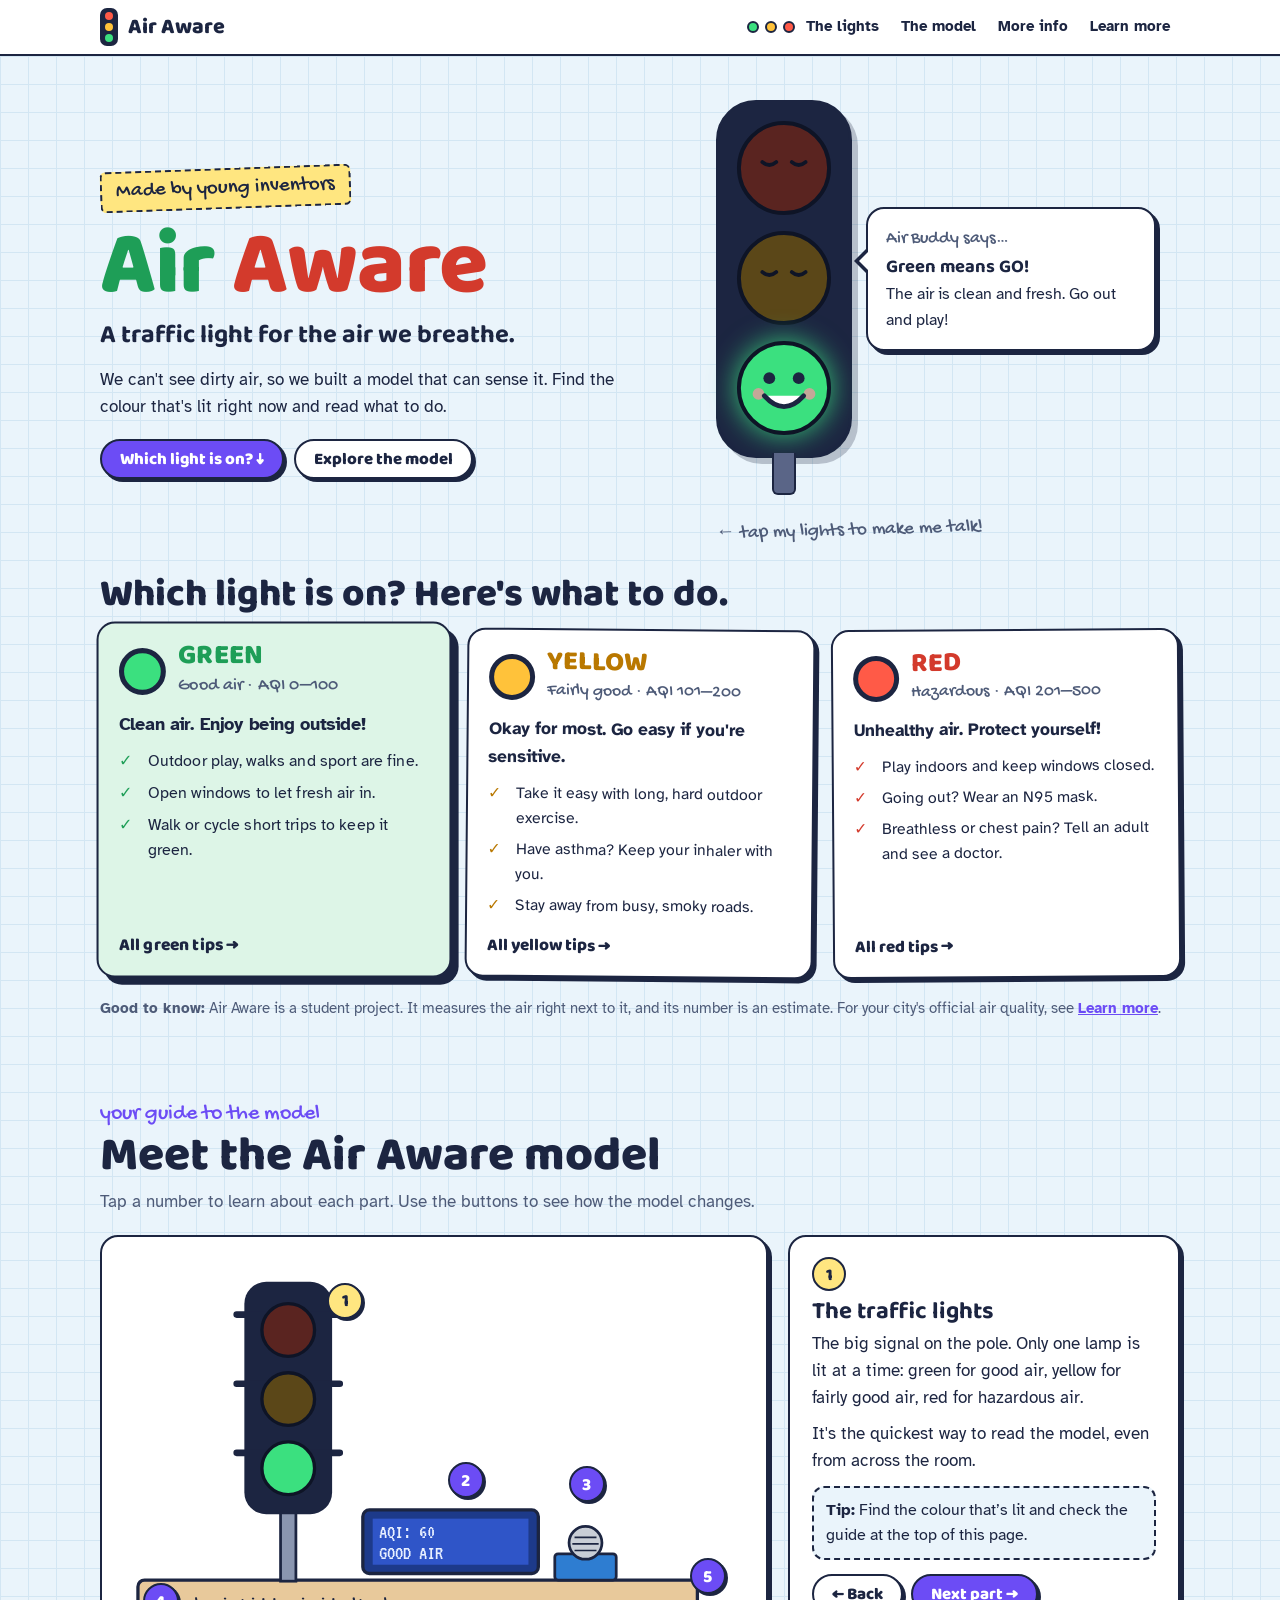
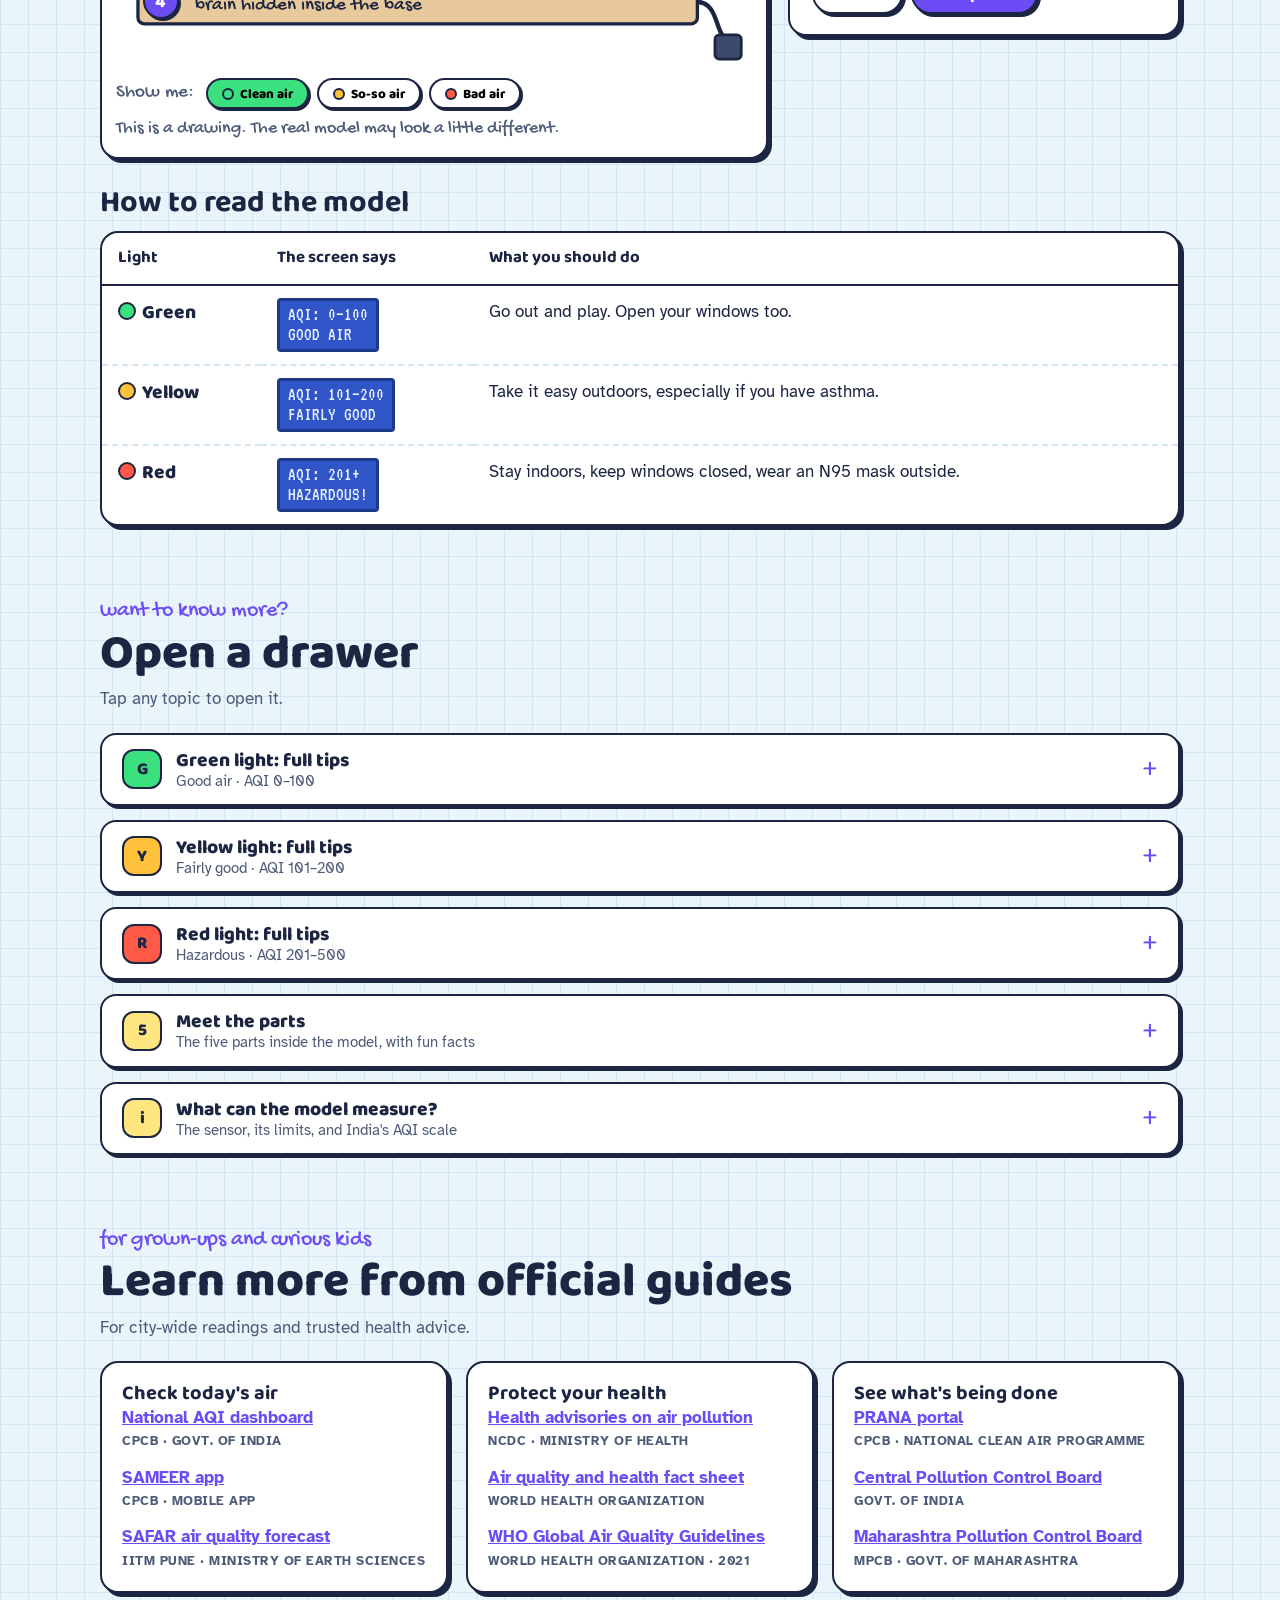
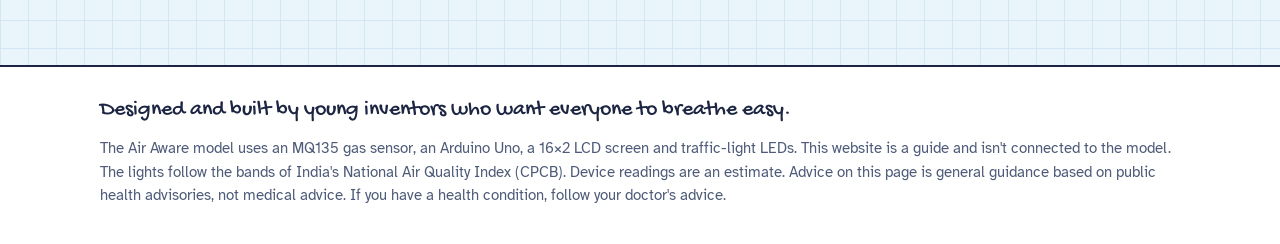
<file: Air Aware.html>
<!DOCTYPE html>
<html lang="en">
<head>
<meta charset="UTF-8">
<meta name="viewport" content="width=device-width, initial-scale=1.0">
<title>Air Aware</title>
<link rel="preconnect" href="https://fonts.googleapis.com">
<link rel="preconnect" href="https://fonts.gstatic.com" crossorigin>
<link href="https://fonts.googleapis.com/css2?family=Baloo+2:wght@600;700;800&family=Atkinson+Hyperlegible:wght@400;700&family=Gochi+Hand&family=VT323&display=swap" rel="stylesheet">
<style>
/* Layout idea: a young inventor's science notebook. Sky-blue graph paper, sticker cards with ink outlines,
   handwritten notes in the margins, and a traffic-light buddy who reacts to the air. Single light theme by choice. */
:root {
  --paper: #EAF4FB;
  --grid: #D3E6F3;
  --surface: #FFFFFF;
  --ink: #1C2541;
  --muted: #4E5B78;
  --pop: #6C4CF5;            /* accent for buttons and links */

  --green: #1E9E57;  --green-soft: #DDF5E7;  --green-glow: #3BE07F;
  --amber: #B97800;  --amber-soft: #FFF1CC;  --amber-glow: #FFC23A;
  --red:   #D33A2C;  --red-soft:   #FDE0DC;  --red-glow:   #FF5A47;
  --housing: #1C2541;

  --font-display: 'Baloo 2', 'Trebuchet MS', system-ui, sans-serif;
  --font-body: 'Atkinson Hyperlegible', 'Segoe UI', system-ui, sans-serif;
  --font-hand: 'Gochi Hand', 'Comic Sans MS', cursive;
  --font-lcd: 'VT323', ui-monospace, Menlo, monospace;

  --shadow: 4px 4px 0 var(--ink);
  --radius: 18px;
  color-scheme: light;
}

* { box-sizing: border-box; margin: 0; padding: 0; }
html { scroll-behavior: smooth; }
body {
  background-color: var(--paper);
  background-image:
    linear-gradient(var(--grid) 1px, transparent 1px),
    linear-gradient(90deg, var(--grid) 1px, transparent 1px);
  background-size: 28px 28px;
  color: var(--ink); font-family: var(--font-body); font-size: 1.0625rem; line-height: 1.6;
}
@media (prefers-reduced-motion: reduce) {
  html { scroll-behavior: auto; }
  *, *::before, *::after { animation: none !important; transition: none !important; }
}
a { color: var(--pop); font-weight: 700; }
:focus-visible { outline: 3px solid var(--pop); outline-offset: 3px; border-radius: 6px; }
h1, h2, h3 { font-family: var(--font-display); line-height: 1.05; text-wrap: balance; }
.wrap { max-width: 1160px; margin: 0 auto; padding: 0 clamp(16px, 4vw, 40px); }
.hand { font-family: var(--font-hand); font-weight: 400; }
.sr { position: absolute; width: 1px; height: 1px; overflow: hidden; clip: rect(0 0 0 0); white-space: nowrap; }
.dot { width: 12px; height: 12px; border-radius: 50%; display: inline-block; border: 2px solid var(--ink); flex: none; }
.dot.g { background: var(--green-glow); } .dot.y { background: var(--amber-glow); } .dot.r { background: var(--red-glow); }

.card { background: var(--surface); border: 2.5px solid var(--ink); border-radius: var(--radius); box-shadow: var(--shadow); }
.btn { font-family: var(--font-display); font-weight: 800; font-size: 1.05rem; line-height: 1.2; background: var(--surface); color: var(--ink); border: 2.5px solid var(--ink); border-radius: 999px; padding: 9px 18px 7px; box-shadow: 3px 3px 0 var(--ink); cursor: pointer; text-decoration: none; display: inline-flex; align-items: center; gap: 8px; transition: transform 0.12s ease, box-shadow 0.12s ease; }
.btn:hover { transform: translate(-1px, -1px); box-shadow: 4px 4px 0 var(--ink); }
.btn:active { transform: translate(2px, 2px); box-shadow: 1px 1px 0 var(--ink); }
.btn.primary { background: var(--pop); color: #fff; }

/* ---------- Top bar ---------- */
.topbar { background: var(--surface); border-bottom: 2.5px solid var(--ink); position: sticky; top: 0; z-index: 20; }
.topbar .wrap { display: flex; align-items: center; justify-content: space-between; gap: 8px 16px; padding-top: 8px; padding-bottom: 8px; flex-wrap: wrap; }
.logo { display: flex; align-items: center; gap: 10px; font-family: var(--font-display); font-weight: 800; font-size: 1.35rem; color: var(--ink); text-decoration: none; }
.logo-dots { display: inline-flex; flex-direction: column; gap: 3px; background: var(--housing); padding: 4px 5px; border-radius: 7px; }
.logo-dots i { width: 8px; height: 8px; border-radius: 50%; display: block; }
.topnav { display: flex; gap: 2px; flex-wrap: wrap; }
.topnav a { color: var(--ink); text-decoration: none; font-weight: 700; font-size: 0.92rem; padding: 4px 10px; border-radius: 999px; display: inline-flex; align-items: center; gap: 6px; }
.topnav a:hover { background: var(--paper); }

/* ---------- Hero with Air Buddy ---------- */
.hero .wrap { display: grid; grid-template-columns: 1.1fr 0.9fr; gap: clamp(20px, 4vw, 48px); align-items: center; padding-top: clamp(24px, 4vw, 44px); padding-bottom: 18px; }
.made-by { display: inline-block; font-family: var(--font-hand); font-size: 1.3rem; background: #FFE680; border: 2px dashed var(--ink); padding: 2px 14px; transform: rotate(-2deg); border-radius: 6px; }
.hero h1 { font-size: clamp(3rem, 8vw, 5.6rem); font-weight: 800; letter-spacing: -0.01em; margin: 10px 0 2px; }
.hero h1 .a { color: var(--green); } .hero h1 .w { color: var(--red); }
.tagline { font-family: var(--font-display); font-weight: 700; font-size: clamp(1.25rem, 2.4vw, 1.6rem); }
.hero p.lede { max-width: 32em; margin-top: 10px; }
.hero-actions { display: flex; flex-wrap: wrap; gap: 10px; margin-top: 18px; }

.buddy-stage { display: grid; grid-template-columns: auto 1fr; gap: 14px; align-items: center; justify-items: start; }
.buddy { background: var(--housing); border: 3px solid var(--ink); border-radius: 40px; padding: 16px 16px 18px; display: flex; flex-direction: column; gap: 12px; box-shadow: 6px 6px 0 rgba(28,37,65,0.25); position: relative; animation: bob 3.2s ease-in-out infinite; }
.buddy::after { content: ""; position: absolute; left: 50%; bottom: -40px; width: 20px; height: 40px; transform: translateX(-50%); background: #5A6587; border: 2.5px solid var(--ink); border-top: 0; border-radius: 0 0 6px 6px; }
@keyframes bob { 0%, 100% { transform: translateY(0); } 50% { transform: translateY(-6px); } }
.face-lamp { width: clamp(78px, 10vw, 98px); aspect-ratio: 1; border: 0; background: none; padding: 0; cursor: pointer; border-radius: 50%; transition: transform 0.15s ease, filter 0.3s ease; }
.face-lamp:hover { transform: scale(1.05); }
.face-lamp svg { width: 100%; height: 100%; display: block; overflow: visible; }
.face-lamp .bulb { transition: fill 0.3s ease; }
.face-lamp[data-light="red"] .bulb { fill: #5A2420; } .face-lamp[data-light="yellow"] .bulb { fill: #5B4718; } .face-lamp[data-light="green"] .bulb { fill: #1B4D31; }
.face-lamp[data-light="red"].on .bulb { fill: var(--red-glow); } .face-lamp[data-light="yellow"].on .bulb { fill: var(--amber-glow); } .face-lamp[data-light="green"].on .bulb { fill: var(--green-glow); }
.face-lamp.on[data-light="red"] { filter: drop-shadow(0 0 14px rgba(255,90,71,0.85)); }
.face-lamp.on[data-light="yellow"] { filter: drop-shadow(0 0 14px rgba(255,194,58,0.85)); }
.face-lamp.on[data-light="green"] { filter: drop-shadow(0 0 14px rgba(59,224,127,0.85)); }
.face-lamp .awake { display: none; } .face-lamp.on .awake { display: inline; } .face-lamp.on .sleep { display: none; }
.bubble { position: relative; padding: 16px 18px; max-width: 290px; font-size: 1rem; }
.bubble::before { content: ""; position: absolute; left: -14px; top: 40px; border: 12px solid transparent; border-right-color: var(--ink); border-left: 0; }
.bubble::after { content: ""; position: absolute; left: -9px; top: 42px; border: 10px solid transparent; border-right-color: var(--surface); border-left: 0; }
.bubble .who { font-family: var(--font-hand); font-size: 1.15rem; color: var(--muted); }
.bubble strong { font-family: var(--font-display); font-size: 1.15rem; display: block; line-height: 1.2; margin: 2px 0 4px; }
.tap-hint { font-family: var(--font-hand); font-size: 1.2rem; color: var(--muted); grid-column: 1 / -1; margin-top: 44px; transform: rotate(-1.5deg); }

/* ---------- Quick guide cards ---------- */
.quick { padding: 10px 0 8px; }
.quick-title { font-size: clamp(1.7rem, 3.6vw, 2.4rem); font-weight: 800; margin-bottom: 14px; }
.quick-grid { display: grid; grid-template-columns: repeat(3, 1fr); gap: 18px; }
.qcard { padding: 18px 20px 16px; display: flex; flex-direction: column; gap: 10px; transition: transform 0.2s ease, box-shadow 0.2s ease; }
.qcard.green { transform: rotate(-0.8deg); } .qcard.yellow { transform: rotate(0.5deg); } .qcard.red { transform: rotate(-0.4deg); }
.qcard.active { transform: rotate(0) translateY(-4px) scale(1.02); box-shadow: 7px 7px 0 var(--ink); }
.qcard.green.active { background: var(--green-soft); } .qcard.yellow.active { background: var(--amber-soft); } .qcard.red.active { background: var(--red-soft); }
.qcard-top { display: flex; align-items: center; gap: 12px; }
.qlamp { width: 46px; height: 46px; border-radius: 50%; border: 5px solid var(--housing); flex: none; }
.green .qlamp { background: var(--green-glow); } .yellow .qlamp { background: var(--amber-glow); } .red .qlamp { background: var(--red-glow); }
.qcard h3 { font-size: 1.7rem; font-weight: 800; text-transform: uppercase; line-height: 1; }
.green h3 { color: var(--green); } .yellow h3 { color: var(--amber); } .red h3 { color: var(--red); }
.range { font-family: var(--font-hand); font-size: 1.1rem; color: var(--muted); }
.verdict { font-weight: 700; font-size: 1.08rem; }
.qcard ul { list-style: none; display: grid; gap: 6px; }
.qcard li { display: grid; grid-template-columns: 22px 1fr; gap: 6px; font-size: 0.98rem; }
.qcard li::before { content: "✓"; font-weight: 800; font-family: var(--font-display); }
.green li::before { color: var(--green); } .yellow li::before { color: var(--amber); } .red li::before { color: var(--red); }
.qcard .more { margin-top: auto; padding-top: 4px; color: var(--ink); text-decoration: none; font-family: var(--font-display); font-weight: 800; }
.qcard .more:hover { text-decoration: underline; }
.qnote { margin-top: 18px; font-size: 0.95rem; color: var(--muted); }

/* ---------- Section heads ---------- */
section { scroll-margin-top: 74px; }
.section-head { padding: clamp(44px, 6vw, 68px) 0 20px; }
.section-head .kicker { font-family: var(--font-hand); font-size: 1.35rem; color: var(--pop); }
.section-head h2 { font-size: clamp(2rem, 4.4vw, 3rem); font-weight: 800; }
.section-head p { max-width: 42em; margin-top: 6px; color: var(--muted); }

/* ---------- Light details (tabs) ---------- */
.tabs { display: flex; gap: 10px; flex-wrap: wrap; margin-bottom: 16px; }
.tab { font-family: var(--font-display); font-weight: 800; font-size: 1.1rem; border: 2.5px solid var(--ink); border-radius: 14px 14px 0 0; padding: 8px 18px 4px; background: var(--surface); cursor: pointer; display: inline-flex; align-items: center; gap: 8px; color: var(--ink); }
.tab[aria-selected="true"].g { background: var(--green-glow); } .tab[aria-selected="true"].y { background: var(--amber-glow); } .tab[aria-selected="true"].r { background: var(--red-glow); color: #fff; }
.tab[aria-selected="true"] { box-shadow: 3px -3px 0 var(--ink); }
.panel-wrap { padding: clamp(18px, 3vw, 28px); }
.panel-wrap.g { border-top: 12px solid var(--green); } .panel-wrap.y { border-top: 12px solid var(--amber); } .panel-wrap.r { border-top: 12px solid var(--red); }
.light-panel[hidden] { display: none; }
.lp-head h3 { font-size: clamp(1.8rem, 3.6vw, 2.5rem); font-weight: 800; text-transform: uppercase; }
.g .lp-head h3 { color: var(--green); } .y .lp-head h3 { color: var(--amber); } .r .lp-head h3 { color: var(--red); }
.lp-head p { font-size: 1.1rem; }
.chips { display: flex; gap: 8px; flex-wrap: wrap; margin-top: 8px; }
.chip { font-family: var(--font-display); font-weight: 700; font-size: 0.88rem; padding: 2px 12px; border-radius: 999px; border: 2px solid var(--ink); background: var(--paper); }
.lp-grid { display: grid; grid-template-columns: 1.2fr 1fr; gap: 18px; margin-top: 18px; }
.box { border: 2px dashed var(--ink); border-radius: 14px; padding: 16px 18px; }
.box h4 { font-family: var(--font-display); font-size: 1.2rem; margin-bottom: 8px; }
.box + .box { margin-top: 14px; }
.box p + p { margin-top: 8px; }
.box .note { color: var(--muted); font-size: 0.98rem; }
.todo { list-style: none; display: grid; gap: 9px; }
.todo li { display: grid; grid-template-columns: 26px 1fr; gap: 8px; align-items: start; }
.todo li::before { content: ""; width: 20px; height: 20px; border-radius: 6px; margin-top: 3px; border: 2.5px solid var(--ink); }
.g .todo li::before { background: var(--green-soft); } .y .todo li::before { background: var(--amber-soft); } .r .todo li::before { background: var(--red-soft); }
.alert { border: 2.5px solid var(--ink); border-radius: 14px; padding: 12px 16px; background: var(--red-soft); margin-bottom: 14px; font-size: 0.98rem; }

/* ---------- Meet the parts (flip cards) ---------- */
.parts { display: grid; grid-template-columns: repeat(3, 1fr); gap: 20px; }
.flip { perspective: 1000px; border: 0; background: none; padding: 0; cursor: pointer; text-align: left; font: inherit; color: inherit; min-height: 250px; }
.flip-inner { position: relative; width: 100%; height: 100%; min-height: 250px; transition: transform 0.6s ease; transform-style: preserve-3d; }
.flip.flipped .flip-inner { transform: rotateY(180deg); }
.flip-face { position: absolute; inset: 0; backface-visibility: hidden; -webkit-backface-visibility: hidden; padding: 18px 20px; display: flex; flex-direction: column; gap: 8px; }
.flip-back { transform: rotateY(180deg); background: #FFF6D8; }
.part-art { height: 74px; display: flex; align-items: center; }
.part-art svg { height: 74px; width: auto; }
.flip h3 { font-size: 1.35rem; }
.flip .says { font-family: var(--font-hand); font-size: 1.25rem; line-height: 1.25; color: var(--ink); }
.flip .turn { margin-top: auto; font-family: var(--font-display); font-weight: 800; color: var(--pop); font-size: 0.95rem; }
.flip-back .fact-label { font-family: var(--font-display); font-weight: 800; color: var(--pop); }
.flip-back p { font-size: 0.98rem; }

.flow { margin-top: 22px; padding: 18px 20px; display: flex; align-items: center; justify-content: center; gap: 10px 14px; flex-wrap: wrap; font-family: var(--font-display); font-weight: 800; font-size: 1.1rem; }
.flow span.step { background: var(--paper); border: 2px solid var(--ink); border-radius: 12px; padding: 4px 14px 2px; }
.flow span.arr { font-family: var(--font-hand); font-size: 1.6rem; color: var(--pop); }

.honest { margin-top: 20px; display: grid; grid-template-columns: 1fr 1fr; gap: 20px; }
.honest .card { padding: 18px 20px; background: #FFF6D8; }
.honest h3 { font-size: 1.25rem; margin-bottom: 6px; }
.honest p { font-size: 0.98rem; }

.scale { margin-top: 20px; padding: 20px; }
.scale h3 { font-size: 1.25rem; }
.scale > p { color: var(--muted); font-size: 0.98rem; margin-bottom: 14px; }
.scale-bar { display: grid; grid-template-columns: 50fr 50fr 100fr 100fr 100fr 100fr; gap: 4px; }
.seg { padding: 8px 8px 6px; border-radius: 8px; border: 2px solid var(--ink); min-width: 0; }
.seg b { display: block; font-family: var(--font-display); font-size: 0.92rem; line-height: 1.15; }
.seg span { font-size: 0.8rem; font-variant-numeric: tabular-nums; }
.seg.g { background: var(--green-soft); } .seg.y { background: var(--amber-soft); } .seg.r { background: var(--red-soft); }
.scale-lights { display: grid; grid-template-columns: 100fr 100fr 300fr; gap: 4px; margin-top: 8px; font-family: var(--font-hand); font-size: 1.15rem; }
.scale-lights div { display: flex; align-items: center; gap: 6px; padding-left: 4px; }

/* ---------- Habits ---------- */
.habits { display: grid; grid-template-columns: repeat(4, 1fr); gap: 18px; }
.habit { padding: 16px 18px; }
.habit:nth-child(odd) { transform: rotate(-0.6deg); } .habit:nth-child(even) { transform: rotate(0.6deg); }
.habit h3 { font-size: 1.2rem; margin-bottom: 4px; }
.habit p { color: var(--muted); font-size: 0.97rem; }

/* ---------- Learn more ---------- */
.res-grid { display: grid; grid-template-columns: repeat(3, 1fr); gap: 18px; }
.res-col { padding: 20px; }
.res-col h3 { font-size: 1.25rem; }
.res-col > p { color: var(--muted); font-size: 0.95rem; margin-bottom: 12px; }
.res-list { list-style: none; display: grid; gap: 12px; }
.res-list .src { display: block; font-size: 0.8rem; color: var(--muted); text-transform: uppercase; letter-spacing: 0.04em; font-weight: 700; }
.res-list p { font-size: 0.95rem; }

footer { margin-top: clamp(44px, 6vw, 72px); background: var(--surface); border-top: 2.5px solid var(--ink); padding: 26px 0 36px; color: var(--muted); font-size: 0.93rem; }
footer .wrap { display: grid; gap: 8px; }
footer .made { font-family: var(--font-hand); font-size: 1.4rem; color: var(--ink); }


/* ---------- Model guide ---------- */
.model-grid { display: grid; grid-template-columns: 1.45fr 0.85fr; gap: 20px; align-items: start; }
.model-fig { padding: 14px; }
.fig-wrap { position: relative; }
.fig-wrap svg { width: 100%; height: auto; display: block; }
.hot { position: absolute; transform: translate(-50%, -50%); width: 36px; height: 36px; border-radius: 50%; background: var(--pop); color: #fff; border: 2.5px solid var(--ink); font-family: var(--font-display); font-weight: 800; font-size: 1.1rem; cursor: pointer; box-shadow: 2px 2px 0 var(--ink); display: grid; place-items: center; line-height: 1; padding-top: 3px; }
.hot::after { content: ""; position: absolute; inset: -6px; border-radius: 50%; border: 3px solid var(--pop); opacity: 0; animation: ping 2.4s ease-out infinite; }
.hot[aria-pressed="true"] { background: #FFE680; color: var(--ink); }
.hot[aria-pressed="true"]::after { animation: none; }
@keyframes ping { 0% { transform: scale(0.8); opacity: 0.7; } 100% { transform: scale(1.5); opacity: 0; } }
.fig-controls { display: flex; flex-wrap: wrap; gap: 8px; align-items: center; margin-top: 10px; }
.fig-controls .lbl { font-family: var(--font-hand); font-size: 1.2rem; color: var(--muted); margin-right: 4px; }
.show-btn { font-family: var(--font-display); font-weight: 800; border: 2.5px solid var(--ink); border-radius: 999px; padding: 4px 14px 2px; background: var(--surface); cursor: pointer; display: inline-flex; align-items: center; gap: 6px; box-shadow: 2px 2px 0 var(--ink); }
.show-btn[aria-pressed="true"].g { background: var(--green-glow); } .show-btn[aria-pressed="true"].y { background: var(--amber-glow); } .show-btn[aria-pressed="true"].r { background: var(--red-glow); color: #fff; }
.fig-note { font-family: var(--font-hand); font-size: 1.1rem; color: var(--muted); margin-top: 6px; }
.part-info { padding: 20px 22px; position: sticky; top: 84px; }
.part-info .num { display: inline-grid; place-items: center; width: 34px; height: 34px; border-radius: 50%; background: #FFE680; border: 2.5px solid var(--ink); font-family: var(--font-display); font-weight: 800; padding-top: 3px; }
.part-info h3 { font-size: 1.5rem; margin: 8px 0 6px; }
.part-info p + p { margin-top: 8px; }
.part-info .tip { margin-top: 12px; background: var(--paper); border: 2px dashed var(--ink); border-radius: 12px; padding: 10px 12px; font-size: 0.98rem; }
.part-info .nav-parts { display: flex; gap: 8px; margin-top: 14px; }
.d-lamp { transition: fill 0.4s ease; }

.read-title { font-size: clamp(1.4rem, 2.8vw, 1.9rem); margin: 28px 0 12px; }
.read-table { overflow-x: auto; }
.read-table table { width: 100%; border-collapse: collapse; min-width: 640px; }
.read-table th, .read-table td { text-align: left; vertical-align: top; padding: 12px 16px; border-bottom: 2px dashed var(--grid); }
.read-table tr:last-child td { border-bottom: 0; }
.read-table th { font-family: var(--font-display); font-size: 1.05rem; border-bottom: 2.5px solid var(--ink); }
.read-table td.lt { font-family: var(--font-display); font-weight: 800; font-size: 1.2rem; white-space: nowrap; }
.read-table td.lt .dot { width: 18px; height: 18px; vertical-align: -2px; margin-right: 6px; }
.lcd-mini { display: inline-block; background: #2F55C8; color: #E8F0FF; font-family: var(--font-lcd); font-size: 1.2rem; line-height: 1.05; padding: 4px 8px; border-radius: 4px; border: 3px solid #1D3A8A; white-space: pre; }

/* ---------- Help ---------- */
.tips { display: grid; grid-template-columns: repeat(3, 1fr); gap: 18px; }
.tip-card { padding: 18px 20px; }
.tip-card .big-num { font-family: var(--font-hand); font-size: 2.2rem; color: var(--pop); line-height: 1; }
.tip-card h3 { font-size: 1.25rem; margin: 4px 0 6px; }
.tip-card p { font-size: 0.98rem; color: var(--muted); }
.faq { margin-top: 22px; display: grid; gap: 12px; }
.faq details { background: var(--surface); border: 2.5px solid var(--ink); border-radius: 14px; box-shadow: 3px 3px 0 var(--ink); }
.faq summary { cursor: pointer; padding: 12px 18px; font-family: var(--font-display); font-weight: 800; font-size: 1.12rem; list-style: none; display: flex; justify-content: space-between; gap: 12px; align-items: center; }
.faq summary::-webkit-details-marker { display: none; }
.faq summary::after { content: "+"; font-size: 1.6rem; line-height: 1; color: var(--pop); }
.faq details[open] summary::after { content: "−"; }
.faq details p { padding: 0 18px 14px; }
@media (max-width: 960px) { .model-grid, .tips { grid-template-columns: 1fr; } .part-info { position: static; } }
@media (max-width: 640px) { .hot { width: 30px; height: 30px; font-size: 0.95rem; } }

/* ---------- Drawers ---------- */
.drawers { display: grid; gap: 14px; }
.drawer { background: var(--surface); border: 2.5px solid var(--ink); border-radius: 16px; box-shadow: 3px 3px 0 var(--ink); }
.drawer > summary { cursor: pointer; list-style: none; padding: 14px 20px; display: grid; grid-template-columns: auto 1fr auto; gap: 14px; align-items: center; }
.drawer > summary::-webkit-details-marker { display: none; }
.drawer > summary .d-ico { width: 40px; height: 40px; border-radius: 12px; border: 2.5px solid var(--ink); display: grid; place-items: center; font-family: var(--font-display); font-weight: 800; }
.drawer > summary .d-title { font-family: var(--font-display); font-weight: 800; font-size: 1.2rem; line-height: 1.2; }
.drawer > summary .d-sub { display: block; font-family: var(--font-body); font-weight: 400; font-size: 0.95rem; color: var(--muted); }
.drawer > summary::after { content: "+"; font-family: var(--font-display); font-size: 1.8rem; line-height: 1; color: var(--pop); }
.drawer[open] > summary::after { content: "−"; }
.drawer[open] > summary { border-bottom: 2px dashed var(--grid); }
.drawer-body { padding: 18px 20px 20px; }
.drawer-body .two { display: grid; grid-template-columns: 1fr 1fr; gap: 16px; }
.drawer-body h4 { font-family: var(--font-display); font-size: 1.12rem; margin-bottom: 6px; }
.drawer-body p + p, .drawer-body p + h4, .drawer-body ul + h4 { margin-top: 10px; }
.drawer.g .d-ico { background: var(--green-glow); } .drawer.y .d-ico { background: var(--amber-glow); } .drawer.r .d-ico { background: var(--red-glow); }
.drawer.n .d-ico { background: #FFE680; }
.drawer .todo li::before { background: var(--paper); }
.drawer.g .todo li::before { background: var(--green-soft); } .drawer.y .todo li::before { background: var(--amber-soft); } .drawer.r .todo li::before { background: var(--red-soft); }
.drawer .faq { margin-top: 0; }
.drawer .faq details { box-shadow: none; border-width: 2px; }
@media (max-width: 760px) { .drawer-body .two { grid-template-columns: 1fr; } }

/* ---------- Responsive ---------- */
@media (max-width: 960px) {
  .hero .wrap, .lp-grid, .honest, .res-grid { grid-template-columns: 1fr; }
  .quick-grid, .parts { grid-template-columns: 1fr 1fr; }
  .habits { grid-template-columns: 1fr 1fr; }
}
@media (max-width: 640px) {
  .quick-grid, .parts, .habits { grid-template-columns: 1fr; }
  .buddy-stage { grid-template-columns: 1fr; justify-items: center; }
  .bubble::before, .bubble::after { display: none; }
  .tap-hint { margin-top: 40px; text-align: center; }
  .scale-bar { grid-template-columns: 1fr 1fr; }
  .scale-lights { display: none; }
  .topnav { width: 100%; }
}
</style>
</head>
<body>

<header class="topbar">
  <div class="wrap">
    <a class="logo" href="#top"><span class="logo-dots" aria-hidden="true"><i style="background:var(--red-glow)"></i><i style="background:var(--amber-glow)"></i><i style="background:var(--green-glow)"></i></span>Air Aware</a>
    <nav class="topnav" aria-label="Sections">
      <a href="#quick"><span class="dot g"></span><span class="dot y"></span><span class="dot r"></span>&nbsp;The lights</a>
      <a href="#model">The model</a>
      <a href="#more">More info</a>
      <a href="#learn-more">Learn more</a>
    </nav>
  </div>
</header>

<main id="top">

  <!-- ================= HERO + AIR BUDDY ================= -->
  <section class="hero">
    <div class="wrap">
      <div>
        <span class="made-by">Made by young inventors</span>
        <h1><span class="a">Air</span> <span class="w">Aware</span></h1>
        <p class="tagline">A traffic light for the air we breathe.</p>
        <p class="lede">We can't see dirty air, so we built a model that can sense it. Find the colour that's lit right now and read what to do.</p>
        <div class="hero-actions">
          <a class="btn primary" href="#quick">Which light is on? ↓</a>
          <a class="btn" href="#model">Explore the model</a>
        </div>
      </div>

      <div class="buddy-stage">
        <div class="buddy" role="group" aria-label="Air Buddy traffic light. Tap a light to hear what it means.">
          <!-- RED lamp: frown + mask -->
          <button class="face-lamp" data-light="red" type="button" aria-pressed="false">
            <span class="sr">Red light</span>
            <svg viewBox="0 0 100 100" aria-hidden="true">
              <circle class="bulb" cx="50" cy="50" r="46" stroke="#0E1426" stroke-width="4"/>
              <g class="sleep" stroke="#0E1426" stroke-width="4" fill="none" stroke-linecap="round"><path d="M28 44 q7 6 14 0"/><path d="M58 44 q7 6 14 0"/></g>
              <g class="awake">
                <circle cx="35" cy="40" r="6" fill="#1C2541"/><circle cx="65" cy="40" r="6" fill="#1C2541"/>
                <path d="M27 30 l14 5 M73 30 l-14 5" stroke="#1C2541" stroke-width="4" stroke-linecap="round"/>
                <rect x="24" y="54" width="52" height="24" rx="8" fill="#FFFFFF" stroke="#1C2541" stroke-width="3"/>
                <path d="M30 62 h40 M30 70 h40" stroke="#B9C3D6" stroke-width="2"/>
                <path d="M24 60 l-12 -6 M76 60 l12 -6" stroke="#FFFFFF" stroke-width="3"/>
              </g>
            </svg>
          </button>
          <!-- YELLOW lamp: flat mouth -->
          <button class="face-lamp" data-light="yellow" type="button" aria-pressed="false">
            <span class="sr">Yellow light</span>
            <svg viewBox="0 0 100 100" aria-hidden="true">
              <circle class="bulb" cx="50" cy="50" r="46" stroke="#0E1426" stroke-width="4"/>
              <g class="sleep" stroke="#0E1426" stroke-width="4" fill="none" stroke-linecap="round"><path d="M28 44 q7 6 14 0"/><path d="M58 44 q7 6 14 0"/></g>
              <g class="awake">
                <circle cx="35" cy="42" r="6" fill="#1C2541"/><circle cx="65" cy="42" r="6" fill="#1C2541"/>
                <path d="M34 68 q16 -6 32 2" stroke="#1C2541" stroke-width="5" fill="none" stroke-linecap="round"/>
              </g>
            </svg>
          </button>
          <!-- GREEN lamp: big smile -->
          <button class="face-lamp on" data-light="green" type="button" aria-pressed="true">
            <span class="sr">Green light</span>
            <svg viewBox="0 0 100 100" aria-hidden="true">
              <circle class="bulb" cx="50" cy="50" r="46" stroke="#0E1426" stroke-width="4"/>
              <g class="sleep" stroke="#0E1426" stroke-width="4" fill="none" stroke-linecap="round"><path d="M28 44 q7 6 14 0"/><path d="M58 44 q7 6 14 0"/></g>
              <g class="awake">
                <circle cx="35" cy="40" r="6" fill="#1C2541"/><circle cx="65" cy="40" r="6" fill="#1C2541"/>
                <circle cx="24" cy="56" r="6" fill="#FF8FA3" opacity="0.7"/><circle cx="76" cy="56" r="6" fill="#FF8FA3" opacity="0.7"/>
                <path d="M30 58 q20 22 40 0" stroke="#1C2541" stroke-width="5" fill="#FFFFFF" stroke-linecap="round"/>
              </g>
            </svg>
          </button>
        </div>
        <div class="bubble card" aria-live="polite" id="buddy-bubble">
          <span class="who">Air Buddy says…</span>
          <strong>Green means GO!</strong>
          The air is clean and fresh. Go out and play!
        </div>
        <p class="tap-hint">← tap my lights to make me talk!</p>
      </div>
    </div>
  </section>

  <!-- ================= QUICK GUIDE (most important) ================= -->
  <section class="quick" id="quick">
    <div class="wrap">
      <h2 class="quick-title">Which light is on? Here's what to do.</h2>
      <div class="quick-grid">
        <article class="qcard card green active" data-light="green">
          <div class="qcard-top"><span class="qlamp" aria-hidden="true"></span><div><h3>Green</h3><span class="range">Good air · AQI 0–100</span></div></div>
          <p class="verdict">Clean air. Enjoy being outside!</p>
          <ul>
            <li><span>Outdoor play, walks and sport are fine.</span></li>
            <li><span>Open windows to let fresh air in.</span></li>
            <li><span>Walk or cycle short trips to keep it green.</span></li>
          </ul>
          <a class="more" href="#green" data-open="green">All green tips →</a>
        </article>
        <article class="qcard card yellow" data-light="yellow">
          <div class="qcard-top"><span class="qlamp" aria-hidden="true"></span><div><h3>Yellow</h3><span class="range">Fairly good · AQI 101–200</span></div></div>
          <p class="verdict">Okay for most. Go easy if you're sensitive.</p>
          <ul>
            <li><span>Take it easy with long, hard outdoor exercise.</span></li>
            <li><span>Have asthma? Keep your inhaler with you.</span></li>
            <li><span>Stay away from busy, smoky roads.</span></li>
          </ul>
          <a class="more" href="#yellow" data-open="yellow">All yellow tips →</a>
        </article>
        <article class="qcard card red" data-light="red">
          <div class="qcard-top"><span class="qlamp" aria-hidden="true"></span><div><h3>Red</h3><span class="range">Hazardous · AQI 201–500</span></div></div>
          <p class="verdict">Unhealthy air. Protect yourself!</p>
          <ul>
            <li><span>Play indoors and keep windows closed.</span></li>
            <li><span>Going out? Wear an N95 mask.</span></li>
            <li><span>Breathless or chest pain? Tell an adult and see a doctor.</span></li>
          </ul>
          <a class="more" href="#red" data-open="red">All red tips →</a>
        </article>
      </div>
      <p class="qnote"><strong>Good to know:</strong> Air Aware is a student project. It measures the air right next to it, and its number is an estimate. For your city's official air quality, see <a href="#learn-more">Learn more</a>.</p>
    </div>
  </section>

  <!-- ================= MODEL GUIDE ================= -->
  <section id="model">
    <div class="wrap">
      <div class="section-head">
        <span class="kicker">your guide to the model</span>
        <h2>Meet the Air Aware model</h2>
        <p>Tap a number to learn about each part. Use the buttons to see how the model changes.</p>
      </div>
      <div class="model-grid">
        <div class="card model-fig">
          <div class="fig-wrap">
            <svg id="model-svg" viewBox="0 0 580 380" role="img" aria-labelledby="model-title">
              <title id="model-title">Drawing of the Air Aware model: a traffic-light pole, an LCD screen and an air sensor on a base board</title>
              <rect x="20" y="300" width="510" height="40" rx="6" fill="#E8C99B" stroke="#1C2541" stroke-width="3"/>
              <rect x="150" y="235" width="14" height="66" fill="#8A96B0" stroke="#1C2541" stroke-width="2.5"/>
              <rect x="117" y="28" width="80" height="212" rx="20" fill="#1C2541"/>
              <path d="M110 58 h94 M110 121 h94 M110 184 h94" stroke="#1C2541" stroke-width="6" stroke-linecap="round"/>
              <circle class="d-lamp" id="d-red" cx="157" cy="72" r="24" fill="#5A2420" stroke="#0E1426" stroke-width="3"/>
              <circle class="d-lamp" id="d-yellow" cx="157" cy="135" r="24" fill="#5B4718" stroke="#0E1426" stroke-width="3"/>
              <circle class="d-lamp" id="d-green" cx="157" cy="198" r="24" fill="#3BE07F" stroke="#0E1426" stroke-width="3"/>
              <rect x="225" y="236" width="160" height="58" rx="6" fill="#1D3A8A" stroke="#1C2541" stroke-width="3"/>
              <rect x="234" y="244" width="142" height="42" fill="#2F55C8"/>
              <text id="d-lcd1" x="240" y="262" fill="#E8F0FF" font-family="VT323, monospace" font-size="19">AQI: 60</text>
              <text id="d-lcd2" x="240" y="281" fill="#E8F0FF" font-family="VT323, monospace" font-size="19">GOOD AIR</text>
              <rect x="400" y="276" width="56" height="24" rx="3" fill="#2E7DD1" stroke="#1C2541" stroke-width="2.5"/>
              <circle cx="428" cy="266" r="15" fill="#C9CED6" stroke="#1C2541" stroke-width="2.5"/>
              <path d="M418 261 h20 M416 267 h24 M418 273 h20" stroke="#1C2541" stroke-width="1.5"/>
              <path d="M530 320 C 550 320, 546 352, 558 354" stroke="#1C2541" stroke-width="4" fill="none"/>
              <rect x="546" y="350" width="24" height="22" rx="4" fill="#3C4A6B" stroke="#1C2541" stroke-width="2.5"/>
              <text x="72" y="326" fill="#1C2541" font-family="Gochi Hand, cursive" font-size="17">brain hidden inside the base</text>
            </svg>
            <button class="hot" type="button" data-part="lights" style="left:36%;top:12%" aria-pressed="true">1<span class="sr"> Traffic lights</span></button>
            <button class="hot" type="button" data-part="lcd" style="left:55%;top:55%" aria-pressed="false">2<span class="sr"> LCD screen</span></button>
            <button class="hot" type="button" data-part="sensor" style="left:74%;top:56%" aria-pressed="false">3<span class="sr"> Air sensor</span></button>
            <button class="hot" type="button" data-part="brain" style="left:7%;top:84%" aria-pressed="false">4<span class="sr"> Arduino brain</span></button>
            <button class="hot" type="button" data-part="power" style="left:93%;top:78%" aria-pressed="false">5<span class="sr"> Power</span></button>
          </div>
          <div class="fig-controls" role="group" aria-label="Show the model with">
            <span class="lbl">Show me:</span>
            <button class="show-btn g" type="button" data-show="green" aria-pressed="true"><span class="dot g"></span>Clean air</button>
            <button class="show-btn y" type="button" data-show="yellow" aria-pressed="false"><span class="dot y"></span>So-so air</button>
            <button class="show-btn r" type="button" data-show="red" aria-pressed="false"><span class="dot r"></span>Bad air</button>
          </div>
          <p class="fig-note">This is a drawing. The real model may look a little different.</p>
        </div>
        <div class="card part-info" id="part-info" aria-live="polite"></div>
      </div>

      <h3 class="read-title">How to read the model</h3>
      <div class="card read-table">
        <table>
          <thead><tr><th scope="col">Light</th><th scope="col">The screen says</th><th scope="col">What you should do</th></tr></thead>
          <tbody>
            <tr><td class="lt"><span class="dot g"></span>Green</td><td><span class="lcd-mini">AQI: 0–100&#10;GOOD AIR</span></td><td>Go out and play. Open your windows too.</td></tr>
            <tr><td class="lt"><span class="dot y"></span>Yellow</td><td><span class="lcd-mini">AQI: 101–200&#10;FAIRLY GOOD</span></td><td>Take it easy outdoors, especially if you have asthma.</td></tr>
            <tr><td class="lt"><span class="dot r"></span>Red</td><td><span class="lcd-mini">AQI: 201+&#10;HAZARDOUS!</span></td><td>Stay indoors, keep windows closed, wear an N95 mask outside.</td></tr>
          </tbody>
        </table>
      </div>
    </div>
  </section>

  <!-- ================= MORE INFO (drawers) ================= -->
  <section id="more">
    <div class="wrap">
      <div class="section-head">
        <span class="kicker">want to know more?</span>
        <h2>Open a drawer</h2>
        <p>Tap any topic to open it.</p>
      </div>
      <div class="drawers">

        <details class="drawer g" id="green">
          <summary><span class="d-ico" aria-hidden="true">G</span><span class="d-title">Green light: full tips<span class="d-sub">Good air · AQI 0–100</span></span></summary>
          <div class="drawer-body"><div class="two">
            <div><h4>What it means</h4><p>Pollution is low and the air is safe for everyone. Very sensitive people, such as those with asthma, may notice a little discomfort near the top of this range.</p></div>
            <div><h4>What you can do</h4><ul class="todo">
              <li><span>Play, walk, cycle or have class outdoors.</span></li>
              <li><span>Open windows to let fresh air in.</span></li>
              <li><span>Walk or cycle short trips, and never burn leaves or garbage, to keep the air green.</span></li>
            </ul></div>
          </div></div>
        </details>

        <details class="drawer y" id="yellow">
          <summary><span class="d-ico" aria-hidden="true">Y</span><span class="d-title">Yellow light: full tips<span class="d-sub">Fairly good · AQI 101–200</span></span></summary>
          <div class="drawer-body"><div class="two">
            <div><h4>What it means</h4><p>Okay for most healthy people, but pollution is building up. People with asthma, lung or heart problems, young children and older adults may feel it.</p></div>
            <div><h4>What you can do</h4><ul class="todo">
              <li><span>Take it easy with long or hard outdoor exercise.</span></li>
              <li><span>Stay away from busy roads and rush hour.</span></li>
              <li><span>If you have asthma, keep your inhaler with you.</span></li>
              <li><span>Don't add to it: share rides, skip firecrackers, use less incense indoors.</span></li>
            </ul></div>
          </div></div>
        </details>

        <details class="drawer r" id="red">
          <summary><span class="d-ico" aria-hidden="true">R</span><span class="d-title">Red light: full tips<span class="d-sub">Hazardous · AQI 201–500</span></span></summary>
          <div class="drawer-body">
            <div class="alert"><strong>Get medical help</strong> for breathlessness, chest pain, dizziness, or a cough that won't stop.</div>
            <div class="two">
              <div><h4>What it means</h4><p>Most people may feel breathing discomfort if they stay out long. At the highest levels even healthy people are affected, and it's serious for children, older adults, pregnant women and anyone with asthma, lung or heart disease.</p></div>
              <div><h4>What you can do</h4><ul class="todo">
                <li><span>Stay indoors and play indoor games.</span></li>
                <li><span>Keep doors and windows closed.</span></li>
                <li><span>If you must go out, wear a well-fitted N95 or N99 mask. Cloth masks don't filter tiny particles well.</span></li>
                <li><span>Use an air purifier if you have one, and don't burn anything indoors or out.</span></li>
              </ul></div>
            </div>
          </div>
        </details>

        <details class="drawer n" id="parts">
          <summary><span class="d-ico" aria-hidden="true">5</span><span class="d-title">Meet the parts<span class="d-sub">The five parts inside the model, with fun facts</span></span></summary>
          <div class="drawer-body">
            <div class="parts">
<button class="flip" type="button" aria-pressed="false">
          <div class="flip-inner">
            <div class="flip-face card">
              <div class="part-art"><svg viewBox="0 0 80 80" aria-hidden="true"><rect x="8" y="30" width="64" height="44" rx="4" fill="#2E7DD1" stroke="#1C2541" stroke-width="3"/><circle cx="40" cy="30" r="20" fill="#C9CED6" stroke="#1C2541" stroke-width="3"/><path d="M28 22 h24 M26 30 h28 M28 38 h24" stroke="#1C2541" stroke-width="2"/><path d="M20 74 v4 M32 74 v4 M48 74 v4 M60 74 v4" stroke="#1C2541" stroke-width="3"/></svg></div>
              <h3>MQ135 sensor</h3>
              <p class="says">"I'm the nose! I sniff the air for gases and smoke."</p>
              <span class="turn">Tap to flip ↻</span>
            </div>
            <div class="flip-face flip-back card">
              <span class="fact-label">Fun fact</span>
              <p>The MQ135 has a tiny heater inside! It reacts to gases such as ammonia, nitrogen oxides, alcohol, benzene, smoke and carbon dioxide. A brand-new one should warm up for a whole day before its readings settle.</p>
              <span class="turn">Tap to flip back ↻</span>
            </div>
          </div>
        </button>
<button class="flip" type="button" aria-pressed="false">
          <div class="flip-inner">
            <div class="flip-face card">
              <div class="part-art"><svg viewBox="0 0 100 70" aria-hidden="true"><rect x="4" y="6" width="92" height="58" rx="6" fill="#1D8FA6" stroke="#1C2541" stroke-width="3"/><rect x="40" y="22" width="26" height="20" fill="#1C2541"/><rect x="8" y="10" width="14" height="12" fill="#C9CED6" stroke="#1C2541" stroke-width="2"/><path d="M30 10 h60 M30 60 h60" stroke="#1C2541" stroke-width="4" stroke-dasharray="3 3"/></svg></div>
              <h3>Arduino Uno</h3>
              <p class="says">"I'm the brain! I read the nose and tell everyone what to show."</p>
              <span class="turn">Tap to flip ↻</span>
            </div>
            <div class="flip-face flip-back card">
              <span class="fact-label">Fun fact</span>
              <p>An Arduino runs its program in a loop, over and over, many times a second. That's how Air Aware keeps checking the air without ever getting bored.</p>
              <span class="turn">Tap to flip back ↻</span>
            </div>
          </div>
        </button>
<button class="flip" type="button" aria-pressed="false">
          <div class="flip-inner">
            <div class="flip-face card">
              <div class="part-art"><svg viewBox="0 0 44 80" aria-hidden="true"><rect x="4" y="2" width="36" height="76" rx="14" fill="#1C2541"/><circle cx="22" cy="18" r="10" fill="#FF5A47"/><circle cx="22" cy="40" r="10" fill="#FFC23A"/><circle cx="22" cy="62" r="10" fill="#3BE07F"/></svg></div>
              <h3>Red, yellow &amp; green LEDs</h3>
              <p class="says">"We're the traffic light! Only one of us shines at a time."</p>
              <span class="turn">Tap to flip ↻</span>
            </div>
            <div class="flip-face flip-back card">
              <span class="fact-label">Fun fact</span>
              <p>LED stands for Light Emitting Diode. LEDs use very little power and can glow for years, which makes them perfect for a gadget that's on all day.</p>
              <span class="turn">Tap to flip back ↻</span>
            </div>
          </div>
        </button>
<button class="flip" type="button" aria-pressed="false">
          <div class="flip-inner">
            <div class="flip-face card">
              <div class="part-art"><svg viewBox="0 0 110 54" aria-hidden="true"><rect x="3" y="3" width="104" height="48" rx="5" fill="#1D3A8A" stroke="#1C2541" stroke-width="3"/><rect x="11" y="11" width="88" height="32" fill="#2F55C8"/><text x="16" y="25" fill="#E8F0FF" font-family="VT323, monospace" font-size="13">AQI: 60</text><text x="16" y="38" fill="#E8F0FF" font-family="VT323, monospace" font-size="13">GOOD AIR</text></svg></div>
              <h3>16×2 LCD screen</h3>
              <p class="says">"I'm the talker! I show the number and a short message."</p>
              <span class="turn">Tap to flip ↻</span>
            </div>
            <div class="flip-face flip-back card">
              <span class="fact-label">Fun fact</span>
              <p>"16×2" means 2 lines with 16 letters each, so the whole screen fits just 32 characters. We had to keep our messages short!</p>
              <span class="turn">Tap to flip back ↻</span>
            </div>
          </div>
        </button>
<button class="flip" type="button" aria-pressed="false">
          <div class="flip-inner">
            <div class="flip-face card">
              <div class="part-art"><svg viewBox="0 0 90 70" aria-hidden="true"><rect x="8" y="14" width="40" height="42" rx="6" fill="#3C4A6B" stroke="#1C2541" stroke-width="3"/><path d="M18 14 v-10 M38 14 v-10" stroke="#1C2541" stroke-width="5"/><path d="M48 36 C 66 36, 64 60, 86 58" stroke="#1C2541" stroke-width="4" fill="none"/><path d="M24 30 l6 -8 v8 h6 l-6 10 v-8 z" fill="#FFC23A"/></svg></div>
              <h3>Power adapter</h3>
              <p class="says">"I'm the lunchbox! I give everyone energy from the wall socket."</p>
              <span class="turn">Tap to flip ↻</span>
            </div>
            <div class="flip-face flip-back card">
              <span class="fact-label">Fun fact</span>
              <p>The sensor's heater needs steady power to give good readings, so Air Aware plugs into the wall instead of running on small batteries.</p>
              <span class="turn">Tap to flip back ↻</span>
            </div>
          </div>
        </button>
</div>
            <div class="card flow" aria-label="How the parts work together" style="box-shadow:none">
              <span class="step">Nose sniffs the air</span><span class="arr">→</span>
              <span class="step">Brain works out the AQI</span><span class="arr">→</span>
              <span class="step">Lights &amp; screen show it</span>
            </div>
          </div>
        </details>

        <details class="drawer n" id="science">
          <summary><span class="d-ico" aria-hidden="true">i</span><span class="d-title">What can the model measure?<span class="d-sub">The sensor, its limits, and India's AQI scale</span></span></summary>
          <div class="drawer-body">
            <p>Our sensor smells gases and smoke, such as ammonia, alcohol, benzene and carbon dioxide. India's official AQI is worked out from eight pollutants, including tiny dust particles (PM2.5 and PM10), using lab-grade machines. So our number is a <strong>clue</strong> about the air nearby, great for learning, but not a replacement for official readings.</p>
            <h4 style="margin-top:16px">The scale behind our lights</h4>
            <div class="scale-bar">
              <div class="seg g"><b>Good</b><span>0–50</span></div>
              <div class="seg g"><b>Satisfactory</b><span>51–100</span></div>
              <div class="seg y"><b>Moderately polluted</b><span>101–200</span></div>
              <div class="seg r"><b>Poor</b><span>201–300</span></div>
              <div class="seg r"><b>Very poor</b><span>301–400</span></div>
              <div class="seg r"><b>Severe</b><span>401–500</span></div>
            </div>
            <div class="scale-lights" aria-hidden="true">
              <div><span class="dot g"></span>green</div>
              <div><span class="dot y"></span>yellow</div>
              <div><span class="dot r"></span>red</div>
            </div>
          </div>
        </details>

      </div>
    </div>
  </section>

  <!-- ================= LEARN MORE ================= -->
  <section id="learn-more">
    <div class="wrap">
      <div class="section-head">
        <span class="kicker">for grown-ups and curious kids</span>
        <h2>Learn more from official guides</h2>
        <p>For city-wide readings and trusted health advice.</p>
      </div>
      <div class="res-grid">
        <div class="res-col card">
          <h3>Check today's air</h3>
          <ul class="res-list">
            <li><a href="https://app.cpcbccr.com/AQI_India/" target="_blank" rel="noopener">National AQI dashboard</a><span class="src">CPCB · Govt. of India</span></li>
            <li><a href="https://play.google.com/store/search?q=Sameer%20CPCB&amp;c=apps" target="_blank" rel="noopener">SAMEER app</a><span class="src">CPCB · mobile app</span></li>
            <li><a href="https://safar.tropmet.res.in/" target="_blank" rel="noopener">SAFAR air quality forecast</a><span class="src">IITM Pune · Ministry of Earth Sciences</span></li>
          </ul>
        </div>
        <div class="res-col card">
          <h3>Protect your health</h3>
          <ul class="res-list">
            <li><a href="https://ncdc.mohfw.gov.in/centre-for-environmental-occupational-health-climate-change-health" target="_blank" rel="noopener">Health advisories on air pollution</a><span class="src">NCDC · Ministry of Health</span></li>
            <li><a href="https://www.who.int/news-room/fact-sheets/detail/ambient-(outdoor)-air-quality-and-health" target="_blank" rel="noopener">Air quality and health fact sheet</a><span class="src">World Health Organization</span></li>
            <li><a href="https://www.who.int/news-room/q-a-detail/who-global-air-quality-guidelines" target="_blank" rel="noopener">WHO Global Air Quality Guidelines</a><span class="src">World Health Organization · 2021</span></li>
          </ul>
        </div>
        <div class="res-col card">
          <h3>See what's being done</h3>
          <ul class="res-list">
            <li><a href="https://prana.cpcb.gov.in/" target="_blank" rel="noopener">PRANA portal</a><span class="src">CPCB · National Clean Air Programme</span></li>
            <li><a href="https://cpcb.nic.in/" target="_blank" rel="noopener">Central Pollution Control Board</a><span class="src">Govt. of India</span></li>
            <li><a href="https://www.mpcb.gov.in/" target="_blank" rel="noopener">Maharashtra Pollution Control Board</a><span class="src">MPCB · Govt. of Maharashtra</span></li>
          </ul>
        </div>
      </div>
    </div>
  </section>
</main>

<footer>
  <div class="wrap">
    <p class="made">Designed and built by young inventors who want everyone to breathe easy.</p>
    <p>The Air Aware model uses an MQ135 gas sensor, an Arduino Uno, a 16×2 LCD screen and traffic-light LEDs. This website is a guide and isn't connected to the model. The lights follow the bands of India's National Air Quality Index (CPCB). Device readings are an estimate. Advice on this page is general guidance based on public health advisories, not medical advice. If you have a health condition, follow your doctor's advice.</p>
  </div>
</footer>

<script>
(function () {
  const reduceMotion = window.matchMedia('(prefers-reduced-motion: reduce)').matches;

  /* ---------- Shared: light thresholds (match your Arduino code) ---------- */
  const LIGHTS = [
    { id: 'green',  max: 100, label: 'Green · Good',         lcd: 'GOOD AIR',    cls: 'g' },
    { id: 'yellow', max: 200, label: 'Yellow · Fairly good', lcd: 'FAIRLY GOOD', cls: 'y' },
    { id: 'red',    max: 500, label: 'Red · Hazardous',      lcd: 'HAZARDOUS!',  cls: 'r' },
  ];
  const lightFor = (aqi) => LIGHTS.find((l) => aqi <= l.max) || LIGHTS[2];

  /* ---------- 1. Air Buddy ---------- */
  const SAYS = {
    green:  ['Green means GO!', 'The air is clean and fresh. Go out and play!'],
    yellow: ['Yellow means SLOW.', "The air is okay, but take it easy, especially if you have asthma."],
    red:    ['Red means STOP!', 'The air is unhealthy. Play indoors today, and wear a mask if you go out.'],
  };
  const faceLamps = document.querySelectorAll('.face-lamp');
  const bubble = document.getElementById('buddy-bubble');
  const qcards = document.querySelectorAll('.qcard');
  function setBuddy(id) {
    faceLamps.forEach((l) => {
      const on = l.dataset.light === id;
      l.classList.toggle('on', on);
      l.setAttribute('aria-pressed', on ? 'true' : 'false');
    });
    bubble.innerHTML = '<span class="who">Air Buddy says…</span><strong>' + SAYS[id][0] + '</strong>' + SAYS[id][1];
    qcards.forEach((c) => c.classList.toggle('active', c.dataset.light === id));
  }
  faceLamps.forEach((l) => l.addEventListener('click', () => setBuddy(l.dataset.light)));


  /* ---------- Model guide: hotspots + show buttons ---------- */
  const PARTS = {
    lights: { n: 1, t: 'The traffic lights', p: ['The big signal on the pole. Only one lamp is lit at a time: green for good air, yellow for fairly good air, red for hazardous air.', "It's the quickest way to read the model, even from across the room."], tip: 'Find the colour that’s lit and check the guide at the top of this page.' },
    lcd: { n: 2, t: 'The LCD screen', p: ['A small screen with 2 lines of 16 letters. The top line shows the Air Quality Index (AQI) number. The bottom line shows a status word.', 'Watch the number go up and down as the air changes. Bigger number = dirtier air.'], tip: 'Try reading it now. Is the number under 100, between 101 and 200, or over 200?' },
    sensor: { n: 3, t: 'The air sensor (MQ135)', p: ["The model's nose. This small metal cylinder sniffs the air for gases and smoke, such as ammonia, alcohol, benzene and carbon dioxide.", 'It has a tiny heater inside, so it needs a few minutes to warm up after the model is switched on.'], tip: 'Please don’t blow on it or spray sanitizer or perfume near it. It will think the air is very dirty!' },
    brain: { n: 4, t: 'The brain (Arduino Uno)', p: ['Hidden inside the base is an Arduino Uno, a tiny computer. It reads the sensor again and again, works out the AQI, and tells the lights and screen what to do.'], tip: 'You can’t see it, but it’s working all the time the model is on.' },
    power: { n: 5, t: 'Power', p: ['The model plugs into the wall through a power adapter, so it can run all day. The sensor’s heater needs steady power to give good readings.'], tip: 'If nothing is lit, ask a staff member to check the plug.' },
  };
  const ORDER = Object.keys(PARTS);
  const info = document.getElementById('part-info');
  const hots = document.querySelectorAll('.hot');
  function showPart(key) {
    const d = PARTS[key];
    const i = ORDER.indexOf(key);
    hots.forEach((h) => h.setAttribute('aria-pressed', h.dataset.part === key ? 'true' : 'false'));
    info.innerHTML = '<span class="num">' + d.n + '</span><h3>' + d.t + '</h3>' + d.p.map((x) => '<p>' + x + '</p>').join('') +
      '<p class="tip"><strong>Tip:</strong> ' + d.tip + '</p>' +
      '<div class="nav-parts"><button class="btn" type="button" data-go="' + ORDER[(i + ORDER.length - 1) % ORDER.length] + '">← Back</button>' +
      '<button class="btn primary" type="button" data-go="' + ORDER[(i + 1) % ORDER.length] + '">Next part →</button></div>';
    info.querySelectorAll('[data-go]').forEach((b) => b.addEventListener('click', () => showPart(b.dataset.go)));
  }
  hots.forEach((h) => h.addEventListener('click', () => showPart(h.dataset.part)));
  showPart('lights');

  const LAMP_ON = { red: '#FF5A47', yellow: '#FFC23A', green: '#3BE07F' };
  const LAMP_OFF = { red: '#5A2420', yellow: '#5B4718', green: '#1B4D31' };
  const SAMPLE = { green: 60, yellow: 150, red: 320 };
  const showBtns = document.querySelectorAll('.show-btn');
  function setModel(id) {
    ['red', 'yellow', 'green'].forEach((c) => document.getElementById('d-' + c).setAttribute('fill', c === id ? LAMP_ON[c] : LAMP_OFF[c]));
    const light = LIGHTS.find((l) => l.id === id);
    document.getElementById('d-lcd1').textContent = 'AQI: ' + SAMPLE[id];
    document.getElementById('d-lcd2').textContent = light.lcd;
    showBtns.forEach((b) => b.setAttribute('aria-pressed', b.dataset.show === id ? 'true' : 'false'));
  }
  showBtns.forEach((b) => b.addEventListener('click', () => setModel(b.dataset.show)));
  setModel('green');

  /* ---------- 2. Quick-card links open the matching drawer ---------- */
  document.querySelectorAll('[data-open]').forEach((a) => a.addEventListener('click', () => {
    const d = document.getElementById(a.dataset.open);
    if (d) d.open = true;
  }));

  /* ---------- 4. Flip cards ---------- */
  document.querySelectorAll('.flip').forEach((f) => f.addEventListener('click', () => {
    const on = f.classList.toggle('flipped');
    f.setAttribute('aria-pressed', on ? 'true' : 'false');
  }));

})();
</script>
</body>
</html>
</file>
